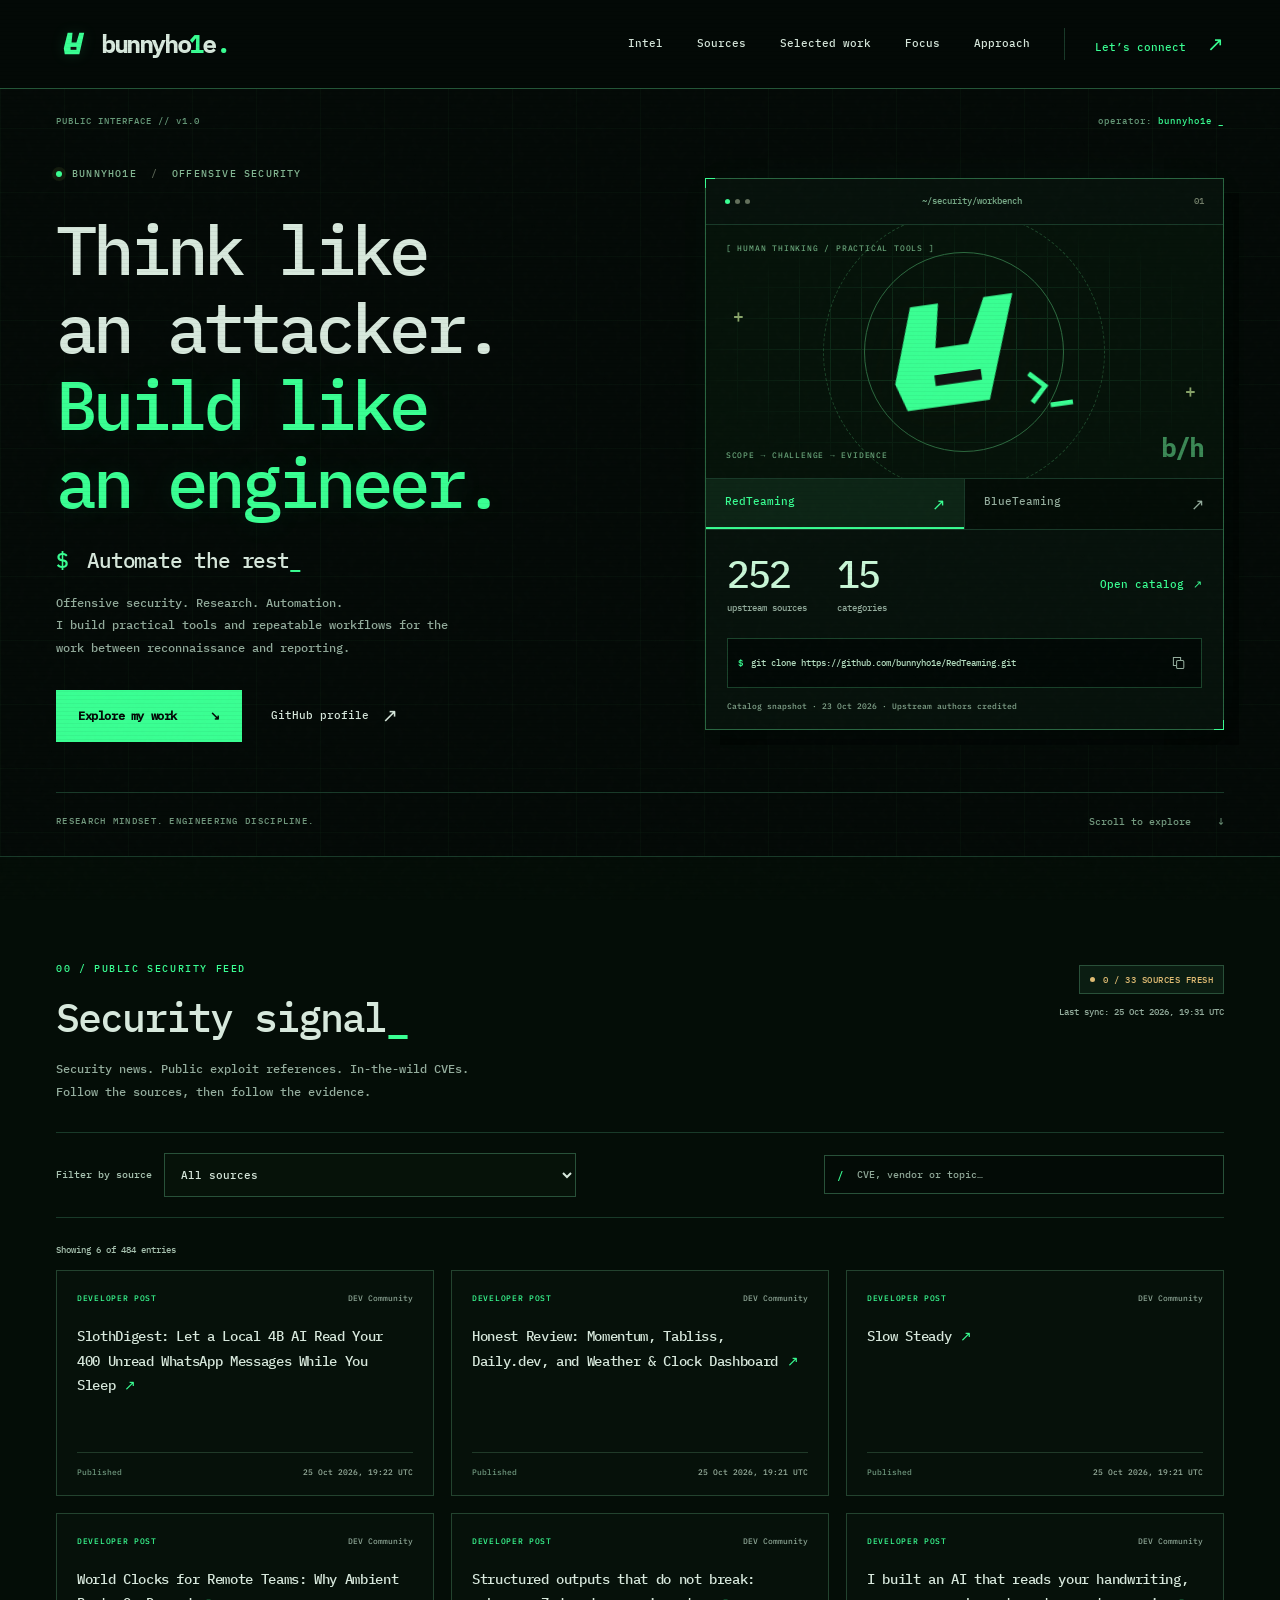
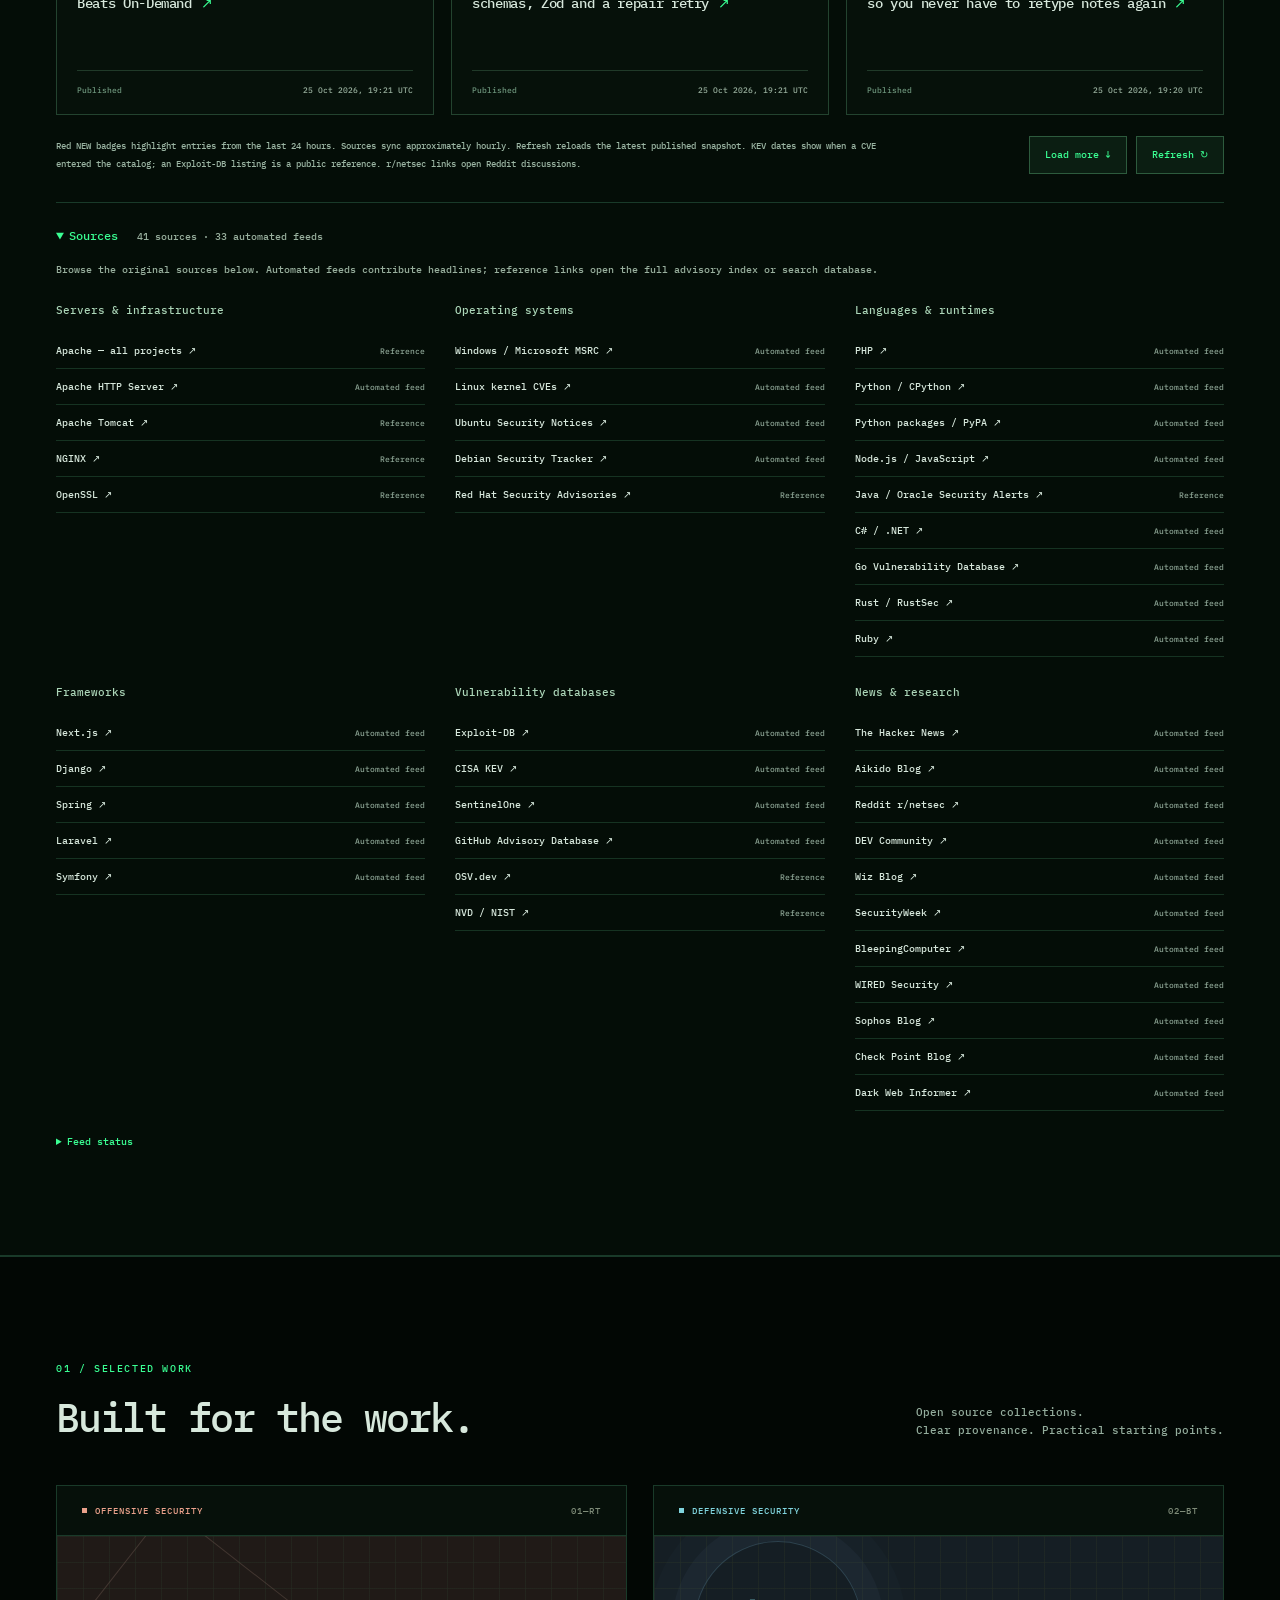
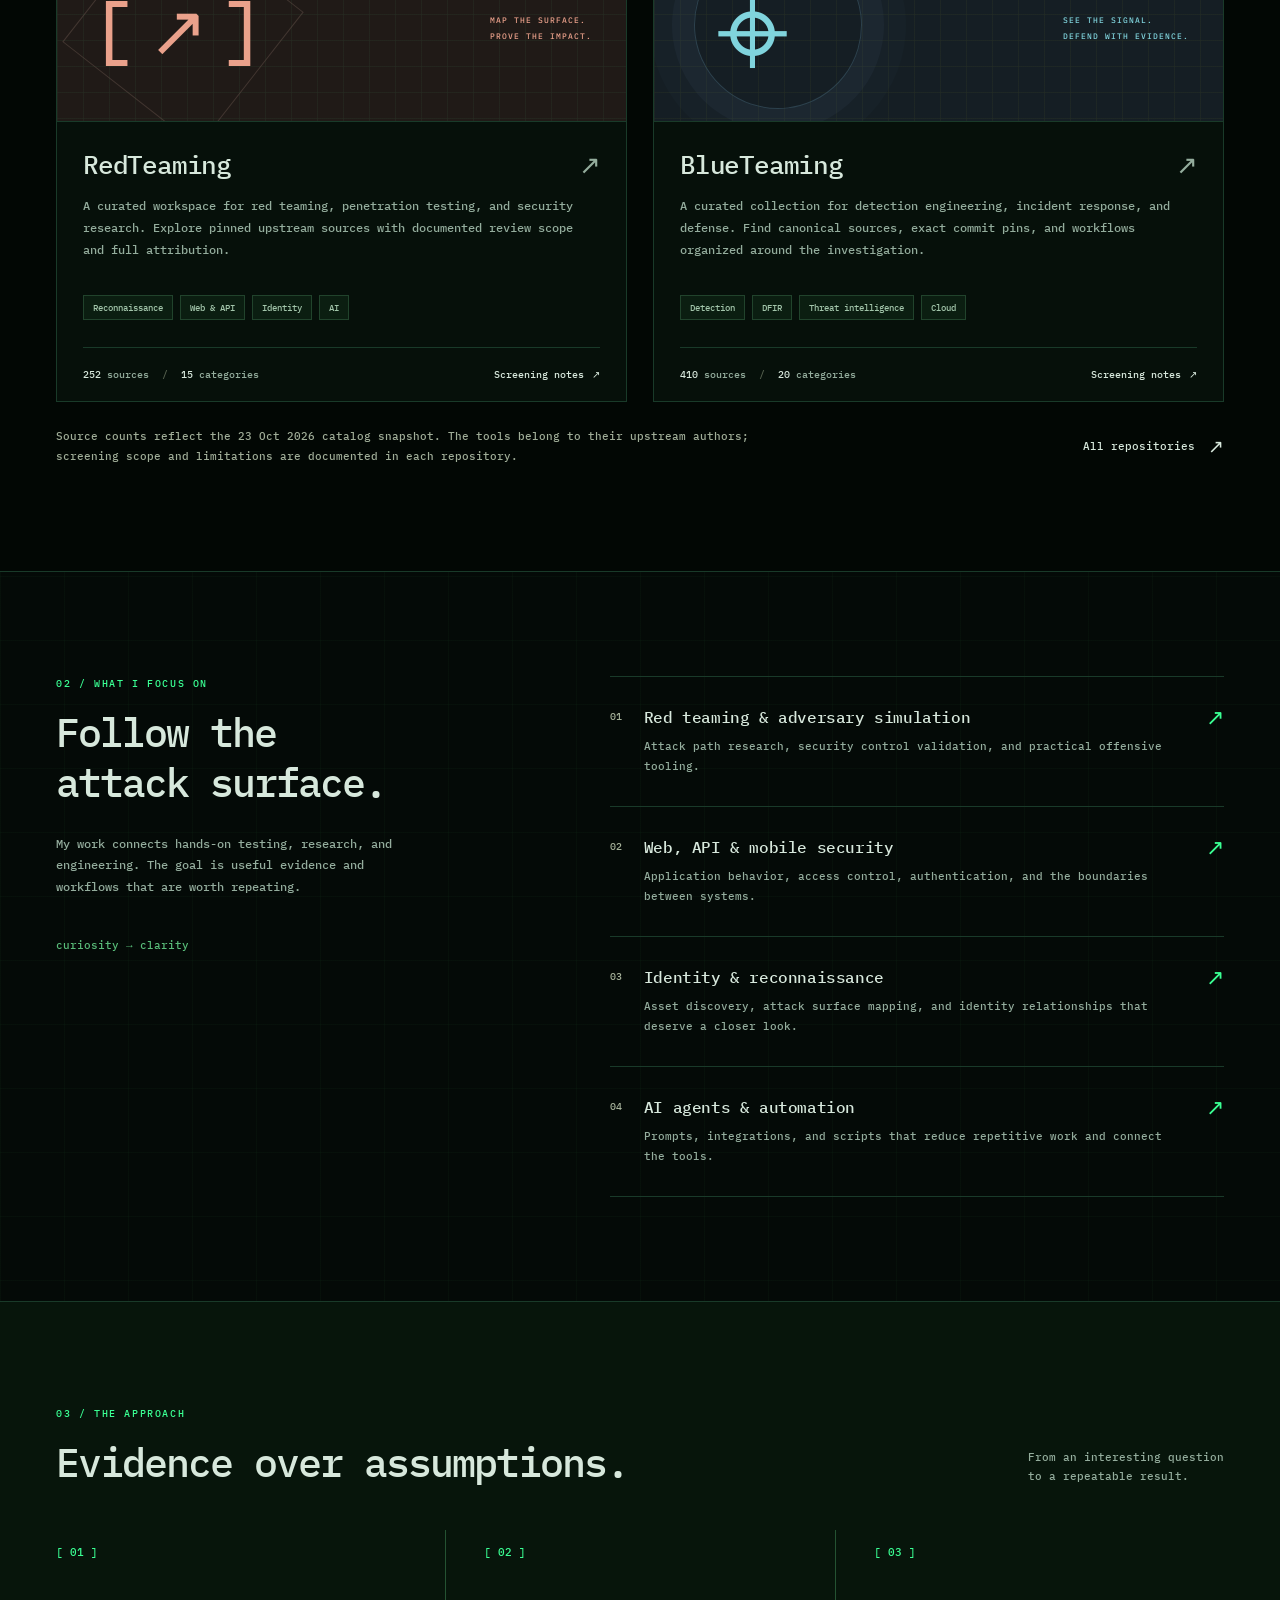
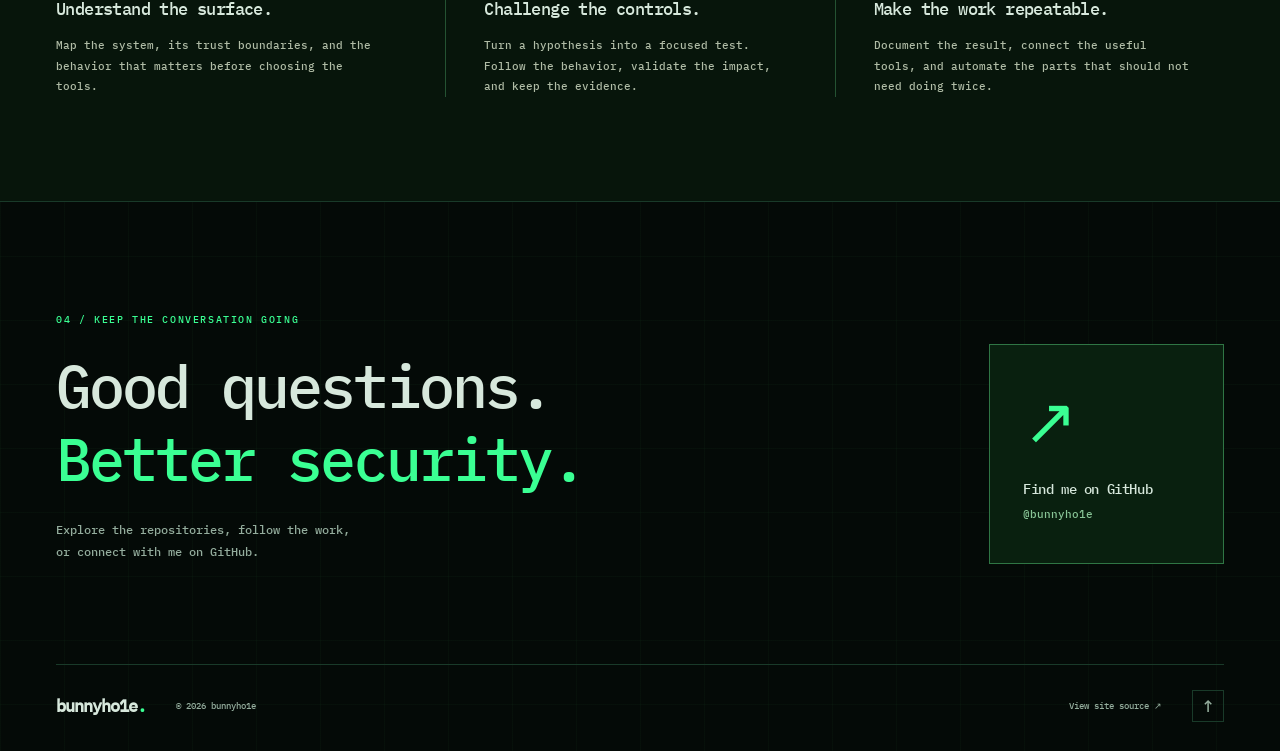
<file: index.html>
<!doctype html>
<html lang="en">
<head>
  <meta charset="utf-8">
  <meta name="viewport" content="width=device-width, initial-scale=1">
  <meta name="theme-color" content="#101411">
  <meta name="description" content="bunnyho1e — security engineer, pentester, and red teamer. Practical tools, curated security sources, AI agents, and repeatable workflows.">
  <meta name="color-scheme" content="dark">
  <meta http-equiv="Content-Security-Policy" content="default-src 'self'; script-src 'self'; style-src 'self'; font-src 'self'; img-src 'self' data:; connect-src 'self'; object-src 'none'; base-uri 'self'; form-action 'none'; upgrade-insecure-requests">
  <meta property="og:type" content="website">
  <meta property="og:title" content="bunnyho1e — Offensive Security">
  <meta property="og:description" content="Think like an attacker. Build like an engineer. Automate the rest.">
  <meta property="og:url" content="https://bunnyho1e.github.io/">
  <meta name="twitter:card" content="summary">
  <title>bunnyho1e — Offensive Security</title>
  <link rel="canonical" href="https://bunnyho1e.github.io/">
  <link rel="icon" type="image/svg+xml" href="./favicon.svg">
  <link rel="preload" href="./ibm-plex-mono-latin.woff2" as="font" type="font/woff2" crossorigin>
  <link rel="stylesheet" href="./terminal-v2.css">
  <link rel="stylesheet" href="./signal-feed.css?v=3">
  <script src="./site.js" defer></script>
  <script src="./signal-feed.js?v=11" defer></script>
</head>
<body class="terminal-mode">
  <a class="skip-link" href="#main">Skip to content</a>
  <div class="page-grain" aria-hidden="true"></div>
  <header class="site-header">
    <div class="container header-inner">
      <a class="brand" href="#top" aria-label="bunnyho1e — home">
        <svg class="brand-icon" viewBox="0 0 36 36" aria-hidden="true"><path d="M8 23 12 7h5l-1 10h5l3-10h5l-5 22H9l-1-6Z" fill="currentColor"/><path d="M15 23h6" stroke="#101411" stroke-width="3"/></svg>
        <span>bunnyho<span class="brand-one">1</span>e<span class="brand-dot">.</span></span>
      </a>
      <button class="menu-toggle" type="button" aria-label="Open navigation" aria-expanded="false" aria-controls="site-nav"><span></span><span></span></button>
      <nav class="site-nav" id="site-nav" aria-label="Main navigation">
        <a href="#intel">Intel</a><a href="#sources">Sources</a><a href="#work">Selected work</a><a href="#focus">Focus</a><a href="#approach">Approach</a>
        <a class="nav-contact" href="#contact">Let’s connect <span aria-hidden="true">↗</span></a>
      </nav>
    </div>
  </header>

  <main id="main">
    <div class="terminal-masthead container"><span>PUBLIC INTERFACE // v1.0</span><span>operator: <strong>bunnyho1e</strong> <i aria-hidden="true">_</i></span></div>
    <section class="hero container" id="top" aria-labelledby="hero-heading">
      <div class="hero-copy">
        <p class="eyebrow"><span class="status-dot" aria-hidden="true"></span> bunnyho1e <span class="eyebrow-divider">/</span> Offensive security</p>
        <h1 id="hero-heading">Think like<br> an attacker.<br> <span>Build like<br> an engineer.</span></h1>
        <p class="hero-kicker"><span class="prompt" aria-hidden="true">$</span> Automate the rest<span class="terminal-cursor" aria-hidden="true">_</span></p>
        <p class="hero-description">Offensive security. Research. Automation.<br> I build practical tools and repeatable workflows for the work between reconnaissance and reporting.</p>
        <div class="hero-actions">
          <a class="button button-primary" href="#work">Explore my work <span aria-hidden="true">↘</span></a>
          <a class="text-link" href="https://github.com/bunnyho1e" target="_blank" rel="noopener noreferrer">GitHub profile <span aria-hidden="true">↗</span><span class="sr-only"> (opens in a new tab)</span></a>
        </div>
      </div>

      <div class="workbench" aria-label="Explore my public source collections">
        <div class="workbench-top"><span class="terminal-dots" aria-hidden="true"><i></i><i></i><i></i></span><span>~/security/workbench</span><span class="workbench-version">01</span></div>
        <div class="workbench-art" aria-hidden="true">
          <div class="art-grid"></div><div class="orbit orbit-one"></div><div class="orbit orbit-two"></div>
          <div class="crosshair crosshair-one">+</div><div class="crosshair crosshair-two">+</div>
          <svg class="workbench-symbol" viewBox="0 0 220 160" fill="none"><path d="M35 103 61 27h29l-9 45h34l22-45h30l-38 105H44l-9-29Z" fill="currentColor"/><path d="M76 105h48" stroke="#101411" stroke-width="11"/><path d="m172 111 15 15-15 15M190 146h23" stroke="currentColor" stroke-width="5"/></svg>
          <span class="art-coordinate coordinate-top">[ HUMAN THINKING / PRACTICAL TOOLS ]</span>
          <span class="art-coordinate coordinate-bottom">SCOPE → CHALLENGE → EVIDENCE</span>
          <span class="art-note">b/h</span>
        </div>
        <div class="collection-tabs" role="tablist" aria-label="Choose a source collection">
          <button id="tab-red" type="button" role="tab" aria-selected="true" aria-controls="collection-panel" data-collection="red">RedTeaming <span aria-hidden="true">↗</span></button>
          <button id="tab-blue" type="button" role="tab" aria-selected="false" aria-controls="collection-panel" tabindex="-1" data-collection="blue">BlueTeaming <span aria-hidden="true">↗</span></button>
        </div>
        <div class="collection-panel" id="collection-panel" role="tabpanel" aria-labelledby="tab-red" tabindex="0">
          <div class="collection-readout"><div><strong id="source-count">252</strong><span>upstream sources</span></div><div><strong id="category-count">15</strong><span>categories</span></div><a id="collection-link" href="https://github.com/bunnyho1e/RedTeaming" target="_blank" rel="noopener noreferrer" aria-label="Open RedTeaming on GitHub (opens in a new tab)">Open catalog <span aria-hidden="true">↗</span></a></div>
          <div class="command-row"><span class="command-prefix" aria-hidden="true">$</span><code id="clone-command">git clone https://github.com/bunnyho1e/RedTeaming.git</code><button id="copy-command" class="copy-button" type="button" aria-label="Copy clone command"><svg viewBox="0 0 20 20" aria-hidden="true"><rect x="7" y="7" width="9" height="10" rx="1.5"/><path d="M12 7V3H3v10h4"/></svg><span class="copy-label">Copy</span></button></div>
          <p class="snapshot-note">Catalog snapshot · 23 Oct 2026 · Upstream authors credited</p>
        </div>
        <p class="sr-only" id="copy-status" role="status" aria-live="polite"></p>
      </div>
      <div class="hero-bottom"><span>RESEARCH MINDSET. ENGINEERING DISCIPLINE.</span><a href="#work">Scroll to explore <span aria-hidden="true">↓</span></a></div>
    </section>

    <section class="signal-section section" id="intel" aria-labelledby="signal-heading" aria-busy="true">
      <div class="container">
        <div class="section-heading"><div><p class="eyebrow section-number">00 / Public security feed</p><h2 id="signal-heading">Security signal<span class="accent">_</span></h2><p class="signal-intro">Security news. Public exploit references. In-the-wild CVEs.<br>Follow the sources, then follow the evidence.</p></div><div class="signal-sync"><span class="signal-health" id="signal-health">CONNECTING TO FEED</span><p id="signal-updated">Last sync: checking…</p></div></div>
        <div class="signal-controls"><!-- SOURCE_FILTERS_START --><label class="signal-source-select"><span>Filter by source</span><select id="signal-source-select"><option value="all">All sources</option><optgroup label="Servers &amp; infrastructure"><option value="httpd" data-category="advisory">Apache HTTP Server</option></optgroup><optgroup label="Operating systems"><option value="msrc" data-category="advisory">Windows / Microsoft MSRC</option><option value="kernel" data-category="advisory">Linux kernel CVEs</option><option value="ubuntu" data-category="advisory">Ubuntu Security Notices</option><option value="debian" data-category="advisory">Debian Security Tracker</option></optgroup><optgroup label="Languages &amp; runtimes"><option value="php" data-category="release">PHP</option><option value="python" data-category="advisory">Python / CPython</option><option value="pypa" data-category="database_update">Python packages / PyPA</option><option value="nodejs" data-category="advisory">Node.js / JavaScript</option><option value="dotnet" data-category="advisory">C# / .NET</option><option value="go" data-category="advisory">Go Vulnerability Database</option><option value="rust" data-category="advisory">Rust / RustSec</option><option value="ruby" data-category="advisory">Ruby</option></optgroup><optgroup label="Frameworks"><option value="nextjs" data-category="advisory">Next.js</option><option value="django" data-category="advisory">Django</option><option value="spring" data-category="advisory">Spring</option><option value="laravel" data-category="advisory">Laravel</option><option value="symfony" data-category="advisory">Symfony</option></optgroup><optgroup label="Vulnerability databases"><option value="edb" data-category="exploit">Exploit-DB</option><option value="kev" data-category="exploited">CISA KEV</option><option value="sentinelone" data-category="vulnerability">SentinelOne</option><option value="github" data-category="advisory">GitHub Advisory Database</option></optgroup><optgroup label="News &amp; research"><option value="thn" data-category="news">The Hacker News</option><option value="aikido" data-category="news">Aikido Blog</option><option value="netsec" data-category="community">Reddit r/netsec</option><option value="devto" data-category="development">DEV Community</option><option value="wiz" data-category="news">Wiz Blog</option><option value="securityweek" data-category="news">SecurityWeek</option><option value="bleeping" data-category="news">BleepingComputer</option><option value="wired" data-category="news">WIRED Security</option><option value="sophos" data-category="news">Sophos Blog</option><option value="checkpoint" data-category="news">Check Point Blog</option><option value="darkwebinformer" data-category="news">Dark Web Informer</option></optgroup></select></label><!-- SOURCE_FILTERS_END --><label class="signal-search"><span aria-hidden="true">/</span><span class="sr-only">Search headlines, CVEs, vendors or topics</span><input id="signal-search" type="search" placeholder="CVE, vendor or topic…" autocomplete="off" maxlength="160"></label></div>
        <p class="signal-results" id="signal-result" role="status" aria-live="polite">Loading public feeds…</p>
        <div class="signal-grid" id="signal-cards"></div>
        <div class="signal-footer"><p>Red NEW badges highlight entries from the last 24 hours. Sources sync approximately hourly. Refresh reloads the latest published snapshot. KEV dates show when a CVE entered the catalog; an Exploit-DB listing is a public reference. r/netsec links open Reddit discussions.</p><div class="signal-actions"><button id="signal-more" class="signal-action" type="button" hidden>Load more ↓</button><button id="signal-refresh" class="signal-action" type="button">Refresh ↻</button></div></div>
        <!-- SOURCE_DIRECTORY_START --><details class="signal-source-directory" id="sources" open><summary>Sources <span>41 sources · 33 automated feeds</span></summary><p>Browse the original sources below. Automated feeds contribute headlines; reference links open the full advisory index or search database.</p><div class="signal-directory-grid"><section class="signal-directory-group"><h3>Servers &amp; infrastructure</h3><a data-source-id="apache" href="https://security.apache.org/projects/" target="_blank" rel="noopener noreferrer"><span>Apache — all projects ↗</span><small>Reference</small></a><a data-source-id="httpd" href="https://httpd.apache.org/security/vulnerabilities_24.html" target="_blank" rel="noopener noreferrer"><span>Apache HTTP Server ↗</span><small>Automated feed</small></a><a data-source-id="tomcat" href="https://tomcat.apache.org/security.html" target="_blank" rel="noopener noreferrer"><span>Apache Tomcat ↗</span><small>Reference</small></a><a data-source-id="nginx" href="https://nginx.org/en/security_advisories.html" target="_blank" rel="noopener noreferrer"><span>NGINX ↗</span><small>Reference</small></a><a data-source-id="openssl" href="https://openssl-library.org/news/vulnerabilities/" target="_blank" rel="noopener noreferrer"><span>OpenSSL ↗</span><small>Reference</small></a></section><section class="signal-directory-group"><h3>Operating systems</h3><a data-source-id="msrc" href="https://msrc.microsoft.com/update-guide/en-us/" target="_blank" rel="noopener noreferrer"><span>Windows / Microsoft MSRC ↗</span><small>Automated feed</small></a><a data-source-id="kernel" href="https://lore.kernel.org/linux-cve-announce/" target="_blank" rel="noopener noreferrer"><span>Linux kernel CVEs ↗</span><small>Automated feed</small></a><a data-source-id="ubuntu" href="https://ubuntu.com/security/notices" target="_blank" rel="noopener noreferrer"><span>Ubuntu Security Notices ↗</span><small>Automated feed</small></a><a data-source-id="debian" href="https://security-tracker.debian.org/tracker/" target="_blank" rel="noopener noreferrer"><span>Debian Security Tracker ↗</span><small>Automated feed</small></a><a data-source-id="redhat" href="https://access.redhat.com/security/security-updates/security-advisories" target="_blank" rel="noopener noreferrer"><span>Red Hat Security Advisories ↗</span><small>Reference</small></a></section><section class="signal-directory-group"><h3>Languages &amp; runtimes</h3><a data-source-id="php" href="https://www.php.net/ChangeLog-8.php" target="_blank" rel="noopener noreferrer"><span>PHP ↗</span><small>Automated feed</small></a><a data-source-id="python" href="https://www.python.org/dev/security/" target="_blank" rel="noopener noreferrer"><span>Python / CPython ↗</span><small>Automated feed</small></a><a data-source-id="pypa" href="https://github.com/pypa/advisory-database" target="_blank" rel="noopener noreferrer"><span>Python packages / PyPA ↗</span><small>Automated feed</small></a><a data-source-id="nodejs" href="https://nodejs.org/en/blog/vulnerability" target="_blank" rel="noopener noreferrer"><span>Node.js / JavaScript ↗</span><small>Automated feed</small></a><a data-source-id="java" href="https://www.oracle.com/security-alerts/" target="_blank" rel="noopener noreferrer"><span>Java / Oracle Security Alerts ↗</span><small>Reference</small></a><a data-source-id="dotnet" href="https://github.com/dotnet/announcements/labels/Security" target="_blank" rel="noopener noreferrer"><span>C# / .NET ↗</span><small>Automated feed</small></a><a data-source-id="go" href="https://pkg.go.dev/vuln/" target="_blank" rel="noopener noreferrer"><span>Go Vulnerability Database ↗</span><small>Automated feed</small></a><a data-source-id="rust" href="https://rustsec.org/advisories/" target="_blank" rel="noopener noreferrer"><span>Rust / RustSec ↗</span><small>Automated feed</small></a><a data-source-id="ruby" href="https://www.ruby-lang.org/en/security/" target="_blank" rel="noopener noreferrer"><span>Ruby ↗</span><small>Automated feed</small></a></section><section class="signal-directory-group"><h3>Frameworks</h3><a data-source-id="nextjs" href="https://github.com/vercel/next.js/security/advisories" target="_blank" rel="noopener noreferrer"><span>Next.js ↗</span><small>Automated feed</small></a><a data-source-id="django" href="https://www.djangoproject.com/weblog/" target="_blank" rel="noopener noreferrer"><span>Django ↗</span><small>Automated feed</small></a><a data-source-id="spring" href="https://spring.io/security/" target="_blank" rel="noopener noreferrer"><span>Spring ↗</span><small>Automated feed</small></a><a data-source-id="laravel" href="https://github.com/laravel/framework/security/advisories" target="_blank" rel="noopener noreferrer"><span>Laravel ↗</span><small>Automated feed</small></a><a data-source-id="symfony" href="https://symfony.com/blog/category/security-advisories" target="_blank" rel="noopener noreferrer"><span>Symfony ↗</span><small>Automated feed</small></a></section><section class="signal-directory-group"><h3>Vulnerability databases</h3><a data-source-id="edb" href="https://www.exploit-db.com/" target="_blank" rel="noopener noreferrer"><span>Exploit-DB ↗</span><small>Automated feed</small></a><a data-source-id="kev" href="https://www.cisa.gov/known-exploited-vulnerabilities-catalog" target="_blank" rel="noopener noreferrer"><span>CISA KEV ↗</span><small>Automated feed</small></a><a data-source-id="sentinelone" href="https://www.sentinelone.com/vulnerability-database/" target="_blank" rel="noopener noreferrer"><span>SentinelOne ↗</span><small>Automated feed</small></a><a data-source-id="github" href="https://github.com/advisories" target="_blank" rel="noopener noreferrer"><span>GitHub Advisory Database ↗</span><small>Automated feed</small></a><a data-source-id="osv" href="https://osv.dev/" target="_blank" rel="noopener noreferrer"><span>OSV.dev ↗</span><small>Reference</small></a><a data-source-id="nvd" href="https://nvd.nist.gov/vuln/search" target="_blank" rel="noopener noreferrer"><span>NVD / NIST ↗</span><small>Reference</small></a></section><section class="signal-directory-group"><h3>News &amp; research</h3><a data-source-id="thn" href="https://thehackernews.com/" target="_blank" rel="noopener noreferrer"><span>The Hacker News ↗</span><small>Automated feed</small></a><a data-source-id="aikido" href="https://www.aikido.dev/blog" target="_blank" rel="noopener noreferrer"><span>Aikido Blog ↗</span><small>Automated feed</small></a><a data-source-id="netsec" href="https://www.reddit.com/r/netsec/" target="_blank" rel="noopener noreferrer"><span>Reddit r/netsec ↗</span><small>Automated feed</small></a><a data-source-id="devto" href="https://dev.to/" target="_blank" rel="noopener noreferrer"><span>DEV Community ↗</span><small>Automated feed</small></a><a data-source-id="wiz" href="https://www.wiz.io/blog" target="_blank" rel="noopener noreferrer"><span>Wiz Blog ↗</span><small>Automated feed</small></a><a data-source-id="securityweek" href="https://www.securityweek.com/" target="_blank" rel="noopener noreferrer"><span>SecurityWeek ↗</span><small>Automated feed</small></a><a data-source-id="bleeping" href="https://www.bleepingcomputer.com/" target="_blank" rel="noopener noreferrer"><span>BleepingComputer ↗</span><small>Automated feed</small></a><a data-source-id="wired" href="https://www.wired.com/category/security/" target="_blank" rel="noopener noreferrer"><span>WIRED Security ↗</span><small>Automated feed</small></a><a data-source-id="sophos" href="https://www.sophos.com/en-us/blog" target="_blank" rel="noopener noreferrer"><span>Sophos Blog ↗</span><small>Automated feed</small></a><a data-source-id="checkpoint" href="https://blog.checkpoint.com/" target="_blank" rel="noopener noreferrer"><span>Check Point Blog ↗</span><small>Automated feed</small></a><a data-source-id="darkwebinformer" href="https://darkwebinformer.com/" target="_blank" rel="noopener noreferrer"><span>Dark Web Informer ↗</span><small>Automated feed</small></a></section></div></details><!-- SOURCE_DIRECTORY_END -->
        <details class="signal-status-details"><summary>Feed status</summary><p class="signal-source-status" id="signal-source-status">Checking source status…</p></details>
        <noscript><p class="signal-empty">Enable JavaScript to load and filter headlines, or open the original source links above.</p></noscript>
      </div>
    </section>

    <section class="work-section section" id="work" aria-labelledby="work-heading">
      <div class="container">
        <div class="section-heading"><div><p class="eyebrow section-number">01 / Selected work</p><h2 id="work-heading">Built for the work.</h2></div><p>Open source collections.<br> Clear provenance. Practical starting points.</p></div>
        <div class="project-grid">
          <article class="project-card project-red">
            <div class="project-top"><span class="project-label"><span class="project-dot" aria-hidden="true"></span> OFFENSIVE SECURITY</span><span class="project-index" aria-hidden="true">01—RT</span></div>
            <div class="project-art red-art" aria-hidden="true"><span class="project-glyph">[<b>↗</b>]</span><span class="art-small">MAP THE SURFACE.<br> PROVE THE IMPACT.</span></div>
            <div class="project-content"><h3><a href="https://github.com/bunnyho1e/RedTeaming" target="_blank" rel="noopener noreferrer">RedTeaming <span aria-hidden="true">↗</span><span class="sr-only"> on GitHub (opens in a new tab)</span></a></h3><p>A curated workspace for red teaming, penetration testing, and security research. Explore pinned upstream sources with documented review scope and full attribution.</p><div class="project-tags"><span>Reconnaissance</span><span>Web & API</span><span>Identity</span><span>AI</span></div><div class="project-bottom"><span><strong>252</strong> sources <i>/</i> <strong>15</strong> categories</span><a href="https://github.com/bunnyho1e/RedTeaming/blob/main/SOURCE_REVIEW.md" target="_blank" rel="noopener noreferrer">Screening notes <span aria-hidden="true">↗</span><span class="sr-only"> (opens in a new tab)</span></a></div></div>
          </article>
          <article class="project-card project-blue">
            <div class="project-top"><span class="project-label"><span class="project-dot" aria-hidden="true"></span> DEFENSIVE SECURITY</span><span class="project-index" aria-hidden="true">02—BT</span></div>
            <div class="project-art blue-art" aria-hidden="true"><span class="project-glyph"><b>⌖</b></span><span class="art-small">SEE THE SIGNAL.<br> DEFEND WITH EVIDENCE.</span></div>
            <div class="project-content"><h3><a href="https://github.com/bunnyho1e/BlueTeaming" target="_blank" rel="noopener noreferrer">BlueTeaming <span aria-hidden="true">↗</span><span class="sr-only"> on GitHub (opens in a new tab)</span></a></h3><p>A curated collection for detection engineering, incident response, and defense. Find canonical sources, exact commit pins, and workflows organized around the investigation.</p><div class="project-tags"><span>Detection</span><span>DFIR</span><span>Threat intelligence</span><span>Cloud</span></div><div class="project-bottom"><span><strong>410</strong> sources <i>/</i> <strong>20</strong> categories</span><a href="https://github.com/bunnyho1e/BlueTeaming/blob/main/SOURCE_REVIEW.md" target="_blank" rel="noopener noreferrer">Screening notes <span aria-hidden="true">↗</span><span class="sr-only"> (opens in a new tab)</span></a></div></div>
          </article>
        </div>
        <div class="collection-footnote"><p>Source counts reflect the 23 Oct 2026 catalog snapshot. The tools belong to their upstream authors; screening scope and limitations are documented in each repository.</p><a class="text-link" href="https://github.com/bunnyho1e?tab=repositories" target="_blank" rel="noopener noreferrer">All repositories <span aria-hidden="true">↗</span><span class="sr-only"> (opens in a new tab)</span></a></div>
      </div>
    </section>

    <section class="focus-section section container" id="focus" aria-labelledby="focus-heading">
      <div class="focus-intro"><p class="eyebrow section-number">02 / What I focus on</p><h2 id="focus-heading">Follow the<br> attack surface.</h2><p>My work connects hands-on testing, research, and engineering. The goal is useful evidence and workflows that are worth repeating.</p><span class="focus-signature" aria-hidden="true">curiosity → clarity</span></div>
      <div class="focus-list">
        <article class="focus-item"><span class="focus-index">01</span><div><h3>Red teaming & adversary simulation</h3><p>Attack path research, security control validation, and practical offensive tooling.</p></div><span class="focus-mark" aria-hidden="true">↗</span></article>
        <article class="focus-item"><span class="focus-index">02</span><div><h3>Web, API & mobile security</h3><p>Application behavior, access control, authentication, and the boundaries between systems.</p></div><span class="focus-mark" aria-hidden="true">↗</span></article>
        <article class="focus-item"><span class="focus-index">03</span><div><h3>Identity & reconnaissance</h3><p>Asset discovery, attack surface mapping, and identity relationships that deserve a closer look.</p></div><span class="focus-mark" aria-hidden="true">↗</span></article>
        <article class="focus-item"><span class="focus-index">04</span><div><h3>AI agents & automation</h3><p>Prompts, integrations, and scripts that reduce repetitive work and connect the tools.</p></div><span class="focus-mark" aria-hidden="true">↗</span></article>
      </div>
    </section>

    <section class="approach-section section" id="approach" aria-labelledby="approach-heading">
      <div class="container"><div class="section-heading"><div><p class="eyebrow section-number">03 / The approach</p><h2 id="approach-heading">Evidence over assumptions.</h2></div><p>From an interesting question<br> to a repeatable result.</p></div>
        <div class="approach-grid"><article><span class="step-number">[ 01 ]</span><h3>Understand the surface.</h3><p>Map the system, its trust boundaries, and the behavior that matters before choosing the tools.</p></article><article><span class="step-number">[ 02 ]</span><h3>Challenge the controls.</h3><p>Turn a hypothesis into a focused test. Follow the behavior, validate the impact, and keep the evidence.</p></article><article><span class="step-number">[ 03 ]</span><h3>Make the work repeatable.</h3><p>Document the result, connect the useful tools, and automate the parts that should not need doing twice.</p></article></div>
      </div>
    </section>

    <section class="contact-section container" id="contact" aria-labelledby="contact-heading">
      <p class="eyebrow section-number">04 / Keep the conversation going</p>
      <div class="contact-inner"><div><h2 id="contact-heading">Good questions.<br> <span>Better security.</span></h2><p>Explore the repositories, follow the work,<br> or connect with me on GitHub.</p></div><a class="contact-button" href="https://github.com/bunnyho1e" target="_blank" rel="noopener noreferrer"><span class="contact-arrow" aria-hidden="true">↗</span><span>Find me on GitHub<span class="sr-only"> (opens in a new tab)</span></span><small>@bunnyho1e</small></a></div>
    </section>
  </main>

  <footer class="site-footer container"><a class="footer-brand" href="#top">bunnyho1e<span>.</span></a><p>© <span id="copyright-year">2026</span> bunnyho1e</p><a href="https://github.com/bunnyho1e/bunnyho1e.github.io" target="_blank" rel="noopener noreferrer">View site source <span aria-hidden="true">↗</span><span class="sr-only"> (opens in a new tab)</span></a><a class="back-top" href="#top" aria-label="Back to top">↑</a></footer>
</body>
</html>
</file>
<file: terminal-v2.css>
@font-face{font-family:Space Grotesk;src:url('./space-grotesk-latin.woff2') format('woff2');font-style:normal;font-weight:400 700;font-display:swap}
@font-face{font-family:IBM Plex Mono;src:url('./ibm-plex-mono-latin.woff2') format('woff2');font-style:normal;font-weight:400;font-display:swap}
:root{--bg:#101411;--bg-deep:#0c100d;--panel:#171d18;--text:#f0f2e9;--muted:#a4aea3;--line:#303a30;--accent:#c7f36b;--blue:#96c5eb;--red:#ef9e8d;--mono:'IBM Plex Mono',ui-monospace,monospace;--sans:'Space Grotesk',Arial,sans-serif;--width:1280px}
*{box-sizing:border-box}html{scroll-behavior:smooth;scroll-padding-top:110px}body{margin:0;background:var(--bg);color:var(--text);font:400 16px/1.6 var(--sans);-webkit-font-smoothing:antialiased}::selection{background:var(--accent);color:var(--bg)}a{color:inherit;text-decoration:none}button{font:inherit}button,a{-webkit-tap-highlight-color:transparent}button{cursor:pointer}svg{display:block}button:focus-visible,a:focus-visible,[tabindex]:focus-visible{outline:2px solid var(--accent);outline-offset:6px}button:disabled{cursor:wait}.container{width:min(var(--width),calc(100% - 112px));margin-inline:auto}.page-grain{position:fixed;pointer-events:none;inset:0;z-index:10;opacity:.025;background-image:url("data:image/svg+xml,%3Csvg viewBox='0 0 160 160' xmlns='http://www.w3.org/2000/svg'%3E%3Cfilter id='n'%3E%3CfeTurbulence type='fractalNoise' baseFrequency='.8' numOctaves='3' stitchTiles='stitch'/%3E%3C/filter%3E%3Crect width='100%25' height='100%25' opacity='.5' filter='url(%23n)'/%3E%3C/svg%3E")}.sr-only{position:absolute!important;width:1px;height:1px;padding:0;margin:-1px;overflow:hidden;clip:rect(0,0,0,0);white-space:nowrap;border:0}.skip-link{position:fixed;top:10px;left:10px;padding:12px 20px;background:var(--accent);color:var(--bg);z-index:100;transform:translateY(-200%)}.skip-link:focus{transform:translateY(0)}
.site-header{position:sticky;top:0;z-index:20;background:rgba(16,20,17,.96);border-bottom:1px solid var(--line);backdrop-filter:blur(16px)}.header-inner{display:flex;align-items:center;justify-content:space-between;min-height:88px;gap:28px}.brand{display:flex;gap:10px;align-items:center;font-weight:700;font-size:25px;letter-spacing:-1px}.brand-icon{width:35px;height:35px;color:var(--accent)}.brand-one,.brand-dot{color:var(--accent)}.brand-dot{margin-left:2px}.site-nav{display:flex;align-items:center;gap:34px;font-size:14px}.site-nav>a{transition:color .2s}.site-nav>a:hover,.site-nav>a[aria-current]{color:var(--accent)}.nav-contact{padding-left:30px;border-left:1px solid var(--line)}.nav-contact span{margin-left:14px;color:var(--accent);font-size:20px}.menu-toggle{display:none}
.hero{display:grid;grid-template-columns:1.13fr 1fr;gap:50px 62px;align-items:center;padding-top:65px}.eyebrow{display:flex;align-items:center;gap:10px;font:400 10px/1.6 var(--mono);letter-spacing:1.2px;text-transform:uppercase;color:var(--muted);margin:0 0 29px}.status-dot{width:6px;height:6px;border-radius:50%;background:var(--accent);box-shadow:0 0 0 4px rgba(199,243,107,.08)}.eyebrow-divider{margin:0 4px;color:#596455}h1{font-size:clamp(58px,6.1vw,88px);letter-spacing:-5px;font-weight:600;line-height:1.01;margin:0}h1>span{color:var(--accent)}.hero-kicker{font-size:25px;letter-spacing:-1px;margin:23px 0 14px;font-weight:500}.accent{color:var(--accent)}.hero-description{font-size:15px;line-height:1.8;max-width:425px;color:var(--muted);margin:0}.hero-actions{display:flex;align-items:center;gap:29px;margin-top:30px}.button{display:inline-flex;align-items:center;justify-content:space-between;gap:33px;padding:14px 22px;font-size:14px;font-weight:600;min-height:52px;transition:background .2s,transform .2s}.button-primary{background:var(--accent);color:var(--bg)}.button-primary:hover{background:#d9ff8e;transform:translateY(-2px)}.text-link{display:inline-flex;align-items:center;gap:13px;font-size:13px;border-bottom:1px solid transparent}.text-link:hover{color:var(--accent);border-bottom-color:currentColor}.text-link>span[aria-hidden]{font-size:19px}.hero-bottom{grid-column:1/-1;display:flex;justify-content:space-between;border-top:1px solid var(--line);padding:21px 0 27px;color:var(--muted);font:400 9px/1.5 var(--mono);letter-spacing:1.3px}.hero-bottom a{letter-spacing:0;font-family:var(--sans);font-size:12px;display:flex;gap:27px}.hero-bottom a:hover{color:var(--accent)}
.workbench{border:1px solid #46523a;position:relative;background:var(--panel);box-shadow:18px 18px 0 #0d110e;min-width:0}.workbench:before,.workbench:after{content:'';position:absolute;width:9px;height:9px;border-color:var(--accent);border-style:solid;z-index:2}.workbench:before{top:-1px;left:-1px;border-width:1px 0 0 1px}.workbench:after{bottom:-1px;right:-1px;border-width:0 1px 1px 0}.workbench-top{display:flex;align-items:center;justify-content:space-between;gap:10px;padding:17px 19px;border-bottom:1px solid var(--line);font:400 9px/1.2 var(--mono);color:var(--muted)}.terminal-dots{display:flex;gap:5px}.terminal-dots i{height:5px;width:5px;border-radius:50%;background:#64715c}.terminal-dots i:first-child{background:var(--accent)}.workbench-version{color:#74816b}.workbench-art{height:253px;position:relative;display:flex;align-items:center;justify-content:center;overflow:hidden;background:#141d12;color:var(--accent)}.art-grid{position:absolute;inset:0;opacity:.48;background-image:linear-gradient(#35402d 1px,transparent 1px),linear-gradient(90deg,#35402d 1px,transparent 1px);background-size:31px 31px;mask-image:radial-gradient(ellipse at center,#000,transparent 75%)}.orbit{position:absolute;border:1px solid #435136;border-radius:50%;width:200px;height:200px}.orbit-two{width:282px;height:282px;border-style:dashed;opacity:.6}.workbench-symbol{width:215px;height:156px;z-index:1;transform:rotate(-8deg);filter:drop-shadow(0 10px 20px #0a120880)}.art-coordinate{position:absolute;left:20px;font:400 8px/1.5 var(--mono);letter-spacing:.8px;color:#879678}.coordinate-top{top:17px}.coordinate-bottom{bottom:17px}.art-note{position:absolute;bottom:10px;right:20px;font-size:25px;font-weight:600;letter-spacing:-1px;color:#6c8054}.crosshair{position:absolute;color:#89a56a;font:400 18px/1 var(--mono)}.crosshair-one{left:27px;top:83px}.crosshair-two{right:27px;bottom:77px}.collection-tabs{display:flex;border-block:1px solid var(--line);background:#111710}.collection-tabs button{flex:1;color:var(--muted);background:transparent;border:0;padding:15px 19px;text-align:left;font:400 11px var(--mono);display:flex;justify-content:space-between;transition:color .2s,background .2s;box-shadow:inset 0 -2px transparent}.collection-tabs button+button{border-left:1px solid var(--line)}.collection-tabs button[aria-selected=true]{color:var(--accent);box-shadow:inset 0 -2px var(--accent);background:#1f2919}.collection-tabs button:hover{color:var(--text)}.collection-tabs button>span{font-size:16px}.collection-panel{padding:25px 21px 16px}.collection-readout{display:flex;align-items:center;gap:30px}.collection-readout>div{display:flex;flex-direction:column}.collection-readout strong{font-size:43px;line-height:1;font-weight:500;letter-spacing:-2px}.collection-readout>div>span{font:400 9px/1.6 var(--mono);color:var(--muted);margin-top:8px}.collection-readout>a{margin-left:auto;color:var(--accent);font-size:11px;display:flex;align-items:center;gap:9px}.collection-readout>a:hover{text-decoration:underline}.command-row{margin-top:23px;display:flex;align-items:center;gap:8px;padding:12px 10px;background:#0d130d;border:1px solid var(--line);font:400 9px/1.6 var(--mono)}.command-prefix{color:var(--accent)}.command-row code{font:inherit;color:#ccd6c1;overflow-wrap:anywhere;min-width:0;flex:1}.copy-button{flex:none;display:flex;align-items:center;gap:5px;border:0;background:transparent;color:var(--muted);padding:4px;font:400 9px var(--mono)}.copy-button svg{height:16px;width:16px;stroke:currentColor;stroke-width:1.3;fill:none}.copy-button:hover,.copy-button.copied{color:var(--accent)}.copy-label{display:none}.snapshot-note{font:400 8px/1.6 var(--mono);color:#94a28c;margin:12px 0 0}.workbench[data-active=blue] .workbench-art{color:var(--blue);background:#131d23}.workbench[data-active=blue] .collection-tabs button[aria-selected=true]{color:var(--blue);box-shadow:inset 0 -2px var(--blue);background:#1b2831}.workbench[data-active=blue] .collection-readout>a{color:var(--blue)}
.section{padding-top:104px;padding-bottom:104px}.work-section{background:var(--bg-deep);border-block:1px solid var(--line)}.section-heading{display:flex;justify-content:space-between;gap:32px;align-items:flex-end;margin-bottom:43px}.section-number{color:var(--accent);margin-bottom:15px;letter-spacing:1.6px}.section-heading h2,.focus-intro h2{font-size:clamp(34px,3.6vw,50px);font-weight:500;letter-spacing:-2px;line-height:1.14;margin:0}.section-heading>p{font-size:14px;line-height:1.7;color:var(--muted);margin:0 0 2px}.project-grid{display:grid;grid-template-columns:1fr 1fr;gap:26px}.project-card{border:1px solid var(--line);background:var(--bg);transition:border-color .25s,transform .25s;min-width:0}.project-card:hover{transform:translateY(-4px);border-color:#5a6853}.project-top{display:flex;justify-content:space-between;align-items:center;padding:19px 25px;border-bottom:1px solid var(--line);font:400 9px var(--mono);letter-spacing:1px}.project-label{display:flex;gap:8px;align-items:center;color:var(--red)}.project-dot{height:5px;width:5px;background:currentColor}.project-blue .project-label{color:var(--blue)}.project-index{color:#7e8b78}.project-art{position:relative;height:186px;display:flex;align-items:center;justify-content:space-between;padding:16px 34px;border-bottom:1px solid var(--line);overflow:hidden;background-image:linear-gradient(#28302677 1px,transparent 1px),linear-gradient(90deg,#28302677 1px,transparent 1px);background-size:26px 26px}.project-art:after{content:'';width:170px;height:170px;border:1px solid #63514880;position:absolute;left:40px;top:5px;transform:rotate(38deg)}.red-art{background-color:#201a17;color:var(--red)}.blue-art{background-color:#151e24;color:var(--blue)}.blue-art:after{border-color:#45657780;border-radius:50%;width:166px;height:166px;box-shadow:0 0 0 22px #49637c18,0 0 0 44px #49637c0d}.project-glyph{font-size:72px;letter-spacing:14px;z-index:1;line-height:1;font-family:var(--mono)}.project-glyph b{font-weight:400}.blue-art .project-glyph{font:400 130px/.9 var(--sans);letter-spacing:0;margin-left:28px}.art-small{font:400 8px/1.9 var(--mono);letter-spacing:1px;position:relative;z-index:1}.project-content{padding:27px 26px 0}.project-content h3{font-size:29px;letter-spacing:-1.2px;line-height:1.2;font-weight:500;margin:0 0 15px}.project-content h3 a{display:flex;align-items:center;justify-content:space-between}.project-content h3 a>span[aria-hidden]{font-size:26px;color:var(--muted)}.project-content h3 a:hover,.project-content h3 a:hover>span{color:var(--accent)}.project-content>p{color:var(--muted);font-size:14px;line-height:1.8;margin:0;min-height:77px}.project-tags{display:flex;flex-wrap:wrap;gap:7px;margin:23px 0 27px}.project-tags span{font:400 9px var(--mono);color:#b7c1b1;background:#1b231a;padding:6px 9px;border:1px solid #2c3828}.project-bottom{display:flex;align-items:center;justify-content:space-between;gap:16px;border-top:1px solid var(--line);padding:19px 0;font:400 10px/1.5 var(--mono);color:var(--muted)}.project-bottom strong{font-weight:400;color:var(--text)}.project-bottom i{font-style:normal;margin:0 7px;color:#56614f}.project-bottom a{color:var(--text);display:flex;gap:8px;align-items:center}.project-bottom a:hover{color:var(--accent)}.collection-footnote{display:flex;justify-content:space-between;gap:40px;align-items:center;padding-top:25px}.collection-footnote p{font-size:11px;color:#a0ad98;line-height:1.8;max-width:700px;margin:0}.collection-footnote>a{flex:none}
.focus-section{display:grid;grid-template-columns:.85fr 1.15fr;gap:100px}.focus-intro>p:not(.eyebrow){font-size:14px;color:var(--muted);line-height:1.8;margin:25px 0 0;max-width:345px}.focus-signature{display:block;font:400 11px var(--mono);color:#899d75;margin-top:41px}.focus-list{border-top:1px solid var(--line)}.focus-item{display:flex;gap:22px;align-items:flex-start;padding:29px 0;border-bottom:1px solid var(--line)}.focus-index{font:400 10px var(--mono);color:#a7b39b;padding-top:4px}.focus-item>div{flex:1}.focus-item h3{font-size:18px;font-weight:500;line-height:1.4;letter-spacing:-.4px;margin:0 0 9px}.focus-item p{font-size:13px;color:var(--muted);line-height:1.8;margin:0}.focus-mark{font-size:22px;color:#91a57d;line-height:1;margin-left:10px}.approach-section{background:#171e15;border-block:1px solid var(--line)}.approach-grid{display:grid;grid-template-columns:repeat(3,1fr)}.approach-grid article{padding:8px 38px 0;border-left:1px solid #3a4733}.approach-grid article:first-child{padding-left:0;border-left:0}.approach-grid article:last-child{padding-right:0}.step-number{font:400 11px var(--mono);color:var(--accent)}.approach-grid h3{font-size:20px;font-weight:500;letter-spacing:-.6px;margin:34px 0 13px;line-height:1.4}.approach-grid p{font-size:13px;color:#b0bca6;line-height:1.9;margin:0;max-width:320px}
.contact-section{padding-top:110px;padding-bottom:100px}.contact-inner{display:flex;justify-content:space-between;align-items:center;gap:40px}.contact-inner h2{font-size:clamp(40px,5.7vw,76px);font-weight:500;line-height:1.1;letter-spacing:-3px;margin:7px 0 24px}.contact-inner h2>span{color:var(--accent)}.contact-inner p{color:var(--muted);font-size:14px;line-height:1.9;margin:0}.contact-button{border:1px solid #506340;display:flex;flex-direction:column;align-items:flex-start;justify-content:center;min-width:235px;min-height:220px;padding:30px 33px;background:#192314;transition:background .25s,transform .25s}.contact-button:hover{background:#24321b;transform:translateY(-4px)}.contact-arrow{font-size:65px;color:var(--accent);line-height:1.05;margin-bottom:23px}.contact-button>span:not(.contact-arrow){font-size:17px;font-weight:500;letter-spacing:-.4px}.contact-button small{font:400 11px var(--mono);color:#aabd98;margin-top:7px}.site-footer{display:flex;align-items:center;gap:30px;border-top:1px solid var(--line);padding-block:25px 29px;font-size:11px;color:var(--muted)}.footer-brand{font-size:19px;font-weight:600;letter-spacing:-1px;color:var(--text)}.footer-brand>span{color:var(--accent)}.site-footer p{margin:0}.site-footer>a:nth-last-child(2){margin-left:auto}.site-footer>a:hover{color:var(--accent)}.back-top{display:flex;justify-content:center;align-items:center;height:32px;width:32px;border:1px solid var(--line);font-size:17px}
@media(min-width:1500px){.hero{gap:60px 95px;padding-top:78px}.workbench-art{height:290px}.hero-bottom{margin-top:15px}h1{font-size:94px}}
@media(max-width:1150px){.container{width:calc(100% - 72px)}.hero{gap:45px 36px}.eyebrow{font-size:9px;letter-spacing:.8px}h1{font-size:68px;letter-spacing:-3.8px}.workbench-art{height:240px}.collection-readout{gap:23px}.collection-readout strong{font-size:37px}.collection-readout>a{font-size:10px;gap:4px}.hero-actions{gap:20px}.button{gap:20px;padding-inline:18px}.focus-section{gap:65px}.project-art{padding-inline:26px}.project-glyph{font-size:64px}.art-small{font-size:7px}.project-bottom{font-size:9px}.approach-grid article{padding-inline:26px}}
@media(max-width:900px){.container{width:calc(100% - 48px)}.header-inner{min-height:76px}.site-nav{gap:23px;font-size:12px}.nav-contact{padding-left:20px}.hero{padding-top:52px;gap:40px 30px;grid-template-columns:1fr 1fr}h1{font-size:57px;letter-spacing:-3px}.eyebrow{flex-wrap:wrap;max-width:300px;gap:7px}.eyebrow-divider{margin:0}.hero-description{font-size:13px}.hero-kicker{font-size:22px}.hero-actions{flex-wrap:wrap;gap:18px}.button{font-size:13px}.workbench-top{font-size:8px;padding:15px}.workbench-art{height:240px}.collection-panel{padding:20px 15px 14px}.collection-readout{gap:22px;flex-wrap:wrap}.collection-readout>a{width:100%;margin-left:0;justify-content:space-between;padding-top:4px}.command-row{margin-top:16px;font-size:8px}.snapshot-note{font-size:7px}.section{padding-block:76px}.section-heading>p{font-size:12px}.project-grid{gap:18px}.project-top{padding:16px 18px;font-size:8px}.project-art{height:155px;padding:14px 20px}.project-glyph{font-size:52px;letter-spacing:8px}.blue-art .project-glyph{font-size:107px;margin-left:14px}.art-small{font-size:6px}.project-art:after{width:136px;height:136px;left:22px}.blue-art:after{width:136px;height:136px}.project-content{padding:24px 19px 0}.project-content h3{font-size:25px}.project-content>p{font-size:12px;min-height:86px}.project-tags{gap:5px}.project-tags span{font-size:8px;padding:5px 7px}.project-bottom{align-items:flex-start;flex-direction:column;gap:9px}.collection-footnote{gap:24px}.collection-footnote p{font-size:10px}.focus-section{gap:45px;grid-template-columns:.8fr 1.2fr}.focus-item{gap:15px;padding-block:24px}.focus-item h3{font-size:16px}.focus-item p{font-size:12px}.focus-mark{margin-left:0}.approach-grid article{padding-inline:22px}.approach-grid h3{font-size:18px}.approach-grid p{font-size:12px}.contact-section{padding-block:85px}.contact-button{min-width:205px;min-height:205px;padding:26px}.contact-inner h2{letter-spacing:-2px}}
@media(max-width:700px){html{scroll-padding-top:90px}.header-inner{min-height:72px;position:relative}.brand{font-size:23px}.brand-icon{width:31px;height:31px}.site-nav{gap:20px;flex-wrap:wrap;padding-bottom:16px}.header-inner{flex-wrap:wrap;gap:0}.site-nav{width:100%;justify-content:space-between;font-size:12px}.nav-contact{padding-left:0;border-left:0}.nav-contact span{margin-left:5px}.js .menu-toggle{display:flex;flex-direction:column;gap:6px;justify-content:center;align-items:center;width:40px;height:40px;border:1px solid var(--line);background:transparent;color:var(--text)}.menu-toggle span{width:17px;height:1px;background:currentColor;transition:transform .2s}.menu-toggle[aria-expanded=true] span:first-child{transform:translateY(3.5px) rotate(45deg)}.menu-toggle[aria-expanded=true] span:last-child{transform:translateY(-3.5px) rotate(-45deg)}.js .site-nav{display:none}.js .site-nav.is-open{display:flex}.hero{grid-template-columns:1fr;padding-top:40px;gap:46px}.eyebrow{max-width:none;font-size:9px;letter-spacing:.5px;gap:9px;margin-bottom:24px}h1{font-size:clamp(55px,12.2vw,77px);letter-spacing:-3.5px;line-height:1}.hero-kicker{font-size:24px;margin-top:24px}.hero-description{font-size:14px;max-width:440px}.hero-actions{gap:27px;margin-top:27px}.hero-actions .button{padding-inline:20px;gap:35px}.workbench{box-shadow:9px 9px 0 #0b100c}.workbench-art{height:250px}.workbench-top{padding:17px 19px;font-size:9px}.collection-tabs button{padding:16px 19px;font-size:11px}.collection-panel{padding:24px 20px 17px}.collection-readout{gap:28px;flex-wrap:nowrap}.collection-readout strong{font-size:43px}.collection-readout>a{width:auto;margin-left:auto;justify-content:initial;gap:9px;font-size:11px}.command-row{font-size:9px;margin-top:21px;padding:12px 9px}.snapshot-note{font-size:8px}.hero-bottom{gap:24px;padding-top:20px;padding-bottom:24px;margin-top:-5px;font-size:8px;letter-spacing:.8px}.hero-bottom>span{max-width:200px}.hero-bottom a{font-size:11px;gap:12px;white-space:nowrap}.section{padding-block:64px}.section-heading{display:block;margin-bottom:30px}.section-number{margin-bottom:13px;font-size:9px;letter-spacing:1.4px}.section-heading h2,.focus-intro h2{font-size:37px;letter-spacing:-1.6px}.section-heading>p{font-size:13px;margin-top:17px}.section-heading>p br{display:none}.project-grid{grid-template-columns:1fr;gap:24px}.project-top{padding:19px 22px;font-size:9px}.project-art{height:178px;padding-inline:30px}.project-glyph{font-size:70px;letter-spacing:13px}.blue-art .project-glyph{font-size:125px;margin-left:24px}.art-small{font-size:8px}.project-art:after{width:158px;height:158px;left:38px}.blue-art:after{width:158px;height:158px}.project-content{padding:25px 22px 0}.project-content h3{font-size:29px}.project-content>p{font-size:14px;min-height:0}.project-tags{margin-block:22px 25px}.project-tags span{font-size:9px;padding:6px 8px}.project-bottom{flex-direction:row;align-items:center;font-size:9px;padding-block:19px}.collection-footnote{display:block;padding-top:23px}.collection-footnote p{font-size:11px}.collection-footnote>a{margin-top:18px;font-size:12px}.focus-section{grid-template-columns:1fr;gap:31px}.focus-intro h2 br{display:none}.focus-intro>p:not(.eyebrow){font-size:14px;max-width:100%;margin-top:20px}.focus-signature{margin-top:24px}.focus-item{padding-block:25px;gap:18px}.focus-item h3{font-size:18px}.focus-item p{font-size:13px}.focus-mark{margin-left:5px}.approach-grid{grid-template-columns:1fr;gap:25px}.approach-grid article,.approach-grid article:first-child,.approach-grid article:last-child{border-left:0;padding:0 0 26px;border-bottom:1px solid #3a4733}.approach-grid article:last-child{padding-bottom:0;border-bottom:0}.approach-grid h3{font-size:21px;margin-top:16px;margin-bottom:10px}.approach-grid p{font-size:14px;max-width:100%}.contact-section{padding-block:68px}.contact-inner{display:block}.contact-inner h2{font-size:clamp(41px,10.4vw,65px);letter-spacing:-2.4px;line-height:1.1;margin-top:19px}.contact-inner p{font-size:14px}.contact-button{margin-top:30px;min-height:100px;min-width:0;display:grid;grid-template-columns:1fr auto;gap:0 30px;padding:23px 25px}.contact-arrow{grid-column:2;grid-row:1/3;margin:0;font-size:44px}.contact-button>span:not(.contact-arrow){grid-column:1;grid-row:1;font-size:18px}.contact-button small{grid-column:1;grid-row:2}.site-footer{flex-wrap:wrap;gap:15px 20px;padding-block:22px;font-size:10px}.footer-brand{font-size:18px}.site-footer p{margin-left:auto}.site-footer>a:nth-last-child(2){margin-left:0}.back-top{margin-left:auto}}
@media(max-width:360px){.container{width:calc(100% - 36px)}.eyebrow{font-size:8px;gap:6px}h1{font-size:51px;letter-spacing:-3px}.hero-actions{gap:20px}.hero-actions .button{gap:20px;padding-inline:16px;font-size:12px}.text-link{font-size:12px}.collection-readout{gap:21px}.collection-readout strong{font-size:37px}.collection-readout>a{font-size:10px;gap:4px}.collection-readout>div>span{font-size:8px}.command-row{font-size:8px}.snapshot-note{font-size:7px}.project-bottom{flex-direction:column;align-items:flex-start}.art-small{font-size:7px}}
@media(prefers-reduced-motion:reduce){html{scroll-behavior:auto}*,*:before,*:after{animation:none!important;transition:none!important}}

/* Terminal / operator theme */
:root{--bg:#040a07;--bg-deep:#020704;--panel:#07120c;--text:#d7e8dc;--muted:#94ad9d;--line:#193a29;--accent:#3aff93;--blue:#80d4dd;--red:#eaa18b;--sans:'IBM Plex Mono',ui-monospace,monospace}
body{background-image:linear-gradient(#1d573016 1px,transparent 1px),linear-gradient(90deg,#1d573016 1px,transparent 1px);background-size:64px 64px}
body:after{content:'';position:fixed;inset:0;pointer-events:none;z-index:30;background:repeating-linear-gradient(0deg,#0000000a 0px,#0000000a 1px,transparent 1px,transparent 4px)}
.site-header{background:#040a07f5;border-bottom-color:#245638}.brand{font-size:24px;letter-spacing:-1.4px}.brand-icon{filter:drop-shadow(0 0 7px #3aff9322)}.site-nav{font-size:11px}.nav-contact{color:var(--accent)}
.terminal-masthead{display:flex;justify-content:space-between;gap:20px;padding-top:25px;font:400 9px/1.6 var(--mono);letter-spacing:1px;color:#679a79}.terminal-masthead strong{font-weight:400;color:var(--accent)}.terminal-masthead i{font-style:normal;color:var(--accent);animation:cursor-blink 1.2s step-end infinite}
.hero{padding-top:38px}.hero .eyebrow{color:#83b692}.hero h1{font-size:clamp(42px,5.4vw,75px);line-height:1.12;letter-spacing:-4px;font-weight:500}.hero h1>span{text-shadow:0 0 30px #3aff9318}.hero-kicker{font-size:21px;letter-spacing:-1.1px}.prompt{color:var(--accent);margin-right:7px}.terminal-cursor{color:var(--accent);animation:cursor-blink 1.2s step-end infinite}.hero-description{font-size:12px;line-height:1.9}.button{font-size:12px;letter-spacing:-.4px}.text-link{font-size:11px}.hero-bottom{color:#739a7f}.hero-bottom a{font-size:10px}
.workbench{background:#07120c;border-color:#2a6541;box-shadow:0 0 40px #3aff9306,15px 15px 0 #020604}.workbench-top{color:#7baf8b}.workbench-art{background:#06130a}.art-grid{opacity:.65;background-image:linear-gradient(#1e5834 1px,transparent 1px),linear-gradient(90deg,#1e5834 1px,transparent 1px)}.orbit{border-color:#2e6c41}.art-coordinate{color:#69a57a}.art-note{color:#3c8956}.collection-tabs{background:#040d07}.collection-tabs button[aria-selected=true]{background:#0d2516}.collection-readout strong{font-size:38px;letter-spacing:-2px;color:#c9f7d7}.command-row{background:#020906;border-color:#1b442c}.command-row code{color:#b5dfc1}.command-prefix{color:var(--accent)}.snapshot-note{color:#85a78e}
.project-card{background:#06100a}.project-card:hover{border-color:#3b8253;box-shadow:0 0 28px #3aff9308}.project-tags span{background:#0b1e11;border-color:#21432c;color:#a2c5aa}.project-content h3{font-size:26px}.project-content>p{font-size:12px}.project-glyph{font-family:var(--mono)}.section-heading h2,.focus-intro h2{font-size:clamp(29px,3.15vw,43px);letter-spacing:-2px;line-height:1.25}.section-heading>p{font-size:11px}.section-number{color:var(--accent)}.focus-intro>p:not(.eyebrow){font-size:12px}.focus-item h3{font-size:16px}.focus-item p{font-size:11px}.focus-signature{color:#59bc79}.focus-mark{color:var(--accent)}.approach-section{background:#07150b}.approach-grid h3{font-size:17px}.approach-grid p{font-size:11px}.approach-grid article{border-color:#245232}.contact-inner h2{font-size:clamp(35px,4.7vw,63px);line-height:1.2;letter-spacing:-3px}.contact-inner p{font-size:12px}.contact-button{background:#09200f;border-color:#2f7544}.contact-button:hover{background:#10351b;box-shadow:0 0 30px #3aff9310}.contact-button>span:not(.contact-arrow){font-size:14px}.contact-button small{color:#88c496}.site-footer{font-size:9px}.footer-brand{font-size:17px}
@keyframes cursor-blink{0%,55%{opacity:1}56%,100%{opacity:0}}
@media(max-width:1150px){.hero h1{font-size:60px;letter-spacing:-3.5px}.hero-actions{gap:18px}.collection-readout strong{font-size:33px}.project-content h3{font-size:23px}}
@media(max-width:900px){.hero h1{font-size:49px;letter-spacing:-3px}.hero-kicker{font-size:18px}.hero-description{font-size:11px}.hero-actions{gap:15px}.site-nav{gap:20px;font-size:10px}.collection-readout strong{font-size:31px}.contact-button{min-width:205px}.contact-button>span:not(.contact-arrow){font-size:12px}.contact-inner h2{font-size:41px;letter-spacing:-2px}}
@media(max-width:700px){.brand{font-size:22px}.terminal-masthead{font-size:7px;letter-spacing:.5px;padding-top:20px;gap:12px}.hero{padding-top:29px}.hero h1{font-size:clamp(37px,10.7vw,64px);letter-spacing:-2.4px;line-height:1.15}.hero .eyebrow{font-size:8px;letter-spacing:.3px}.hero-kicker{font-size:20px}.hero-description{font-size:12px}.hero-actions .button{font-size:11px;gap:25px}.hero-actions{gap:22px}.text-link{font-size:10px}.hero-bottom{font-size:7px}.hero-bottom a{font-size:9px}.collection-readout strong{font-size:36px}.section-heading h2,.focus-intro h2{font-size:29px;letter-spacing:-1.7px}.section-heading>p{font-size:11px}.project-content h3{font-size:25px}.project-content>p{font-size:12px;line-height:1.9}.focus-intro>p:not(.eyebrow){font-size:12px}.focus-item h3{font-size:15px}.focus-item p{font-size:11px}.approach-grid h3{font-size:18px}.approach-grid p{font-size:12px}.contact-inner h2{font-size:clamp(33px,8.3vw,54px);letter-spacing:-2.1px}.contact-inner p{font-size:12px}.contact-button>span:not(.contact-arrow){font-size:14px}.site-footer{font-size:8px}.site-nav.is-open{font-size:10px;gap:15px}}
@media(prefers-reduced-motion:reduce){.terminal-cursor,.terminal-masthead i{animation:none}}
</file>
<file: signal-feed.css>
.signal-section{background:#040d07;border-block:1px solid var(--line)}.signal-section .section-heading{align-items:flex-start;margin-bottom:28px}.signal-section .section-heading h2{margin-bottom:16px}.signal-intro{color:var(--muted);font:400 12px/1.9 var(--mono);max-width:680px;margin:0}.signal-sync{text-align:right;flex:none;padding-top:3px}.signal-health{display:inline-flex;align-items:center;gap:8px;padding:7px 10px;border:1px solid #295039;background:#0b1d12;font:400 9px/1.5 var(--mono);letter-spacing:.5px;color:#dfbb73}.signal-health:before{content:'';width:5px;height:5px;background:currentColor;border-radius:50%}.signal-health[data-fresh=true]{color:var(--accent);border-color:#266542}.signal-sync>p{font:400 9px/1.8 var(--mono);color:var(--muted);margin:10px 0 0}.signal-controls{display:flex;justify-content:space-between;align-items:center;gap:20px;padding:20px 0;border-block:1px solid var(--line);margin-bottom:24px}.signal-filters{display:flex;flex-wrap:wrap;gap:7px}.signal-filter{color:#9ab9a5;background:#061209;border:1px solid #21422e;padding:9px 12px;font:400 10px/1.5 var(--mono);transition:color .15s,background .15s,border-color .15s}.signal-filter[aria-pressed=true]{color:#031007;background:var(--accent);border-color:var(--accent)}.signal-filter:hover:not([aria-pressed=true]){color:var(--accent);border-color:#3a7750}.signal-search{display:flex;align-items:center;gap:11px;min-width:290px;max-width:400px;border:1px solid #285139;background:#030b06;padding:9px 12px;flex:1}.signal-search>span{font:400 11px var(--mono);color:var(--accent)}.signal-search input{appearance:none;border:0;outline:0;background:transparent;color:var(--text);font:400 10px/1.7 var(--mono);min-width:0;width:100%}.signal-search:focus-within{outline:2px solid var(--accent);outline-offset:3px}.signal-search input::placeholder{color:#8ea696}.signal-grid{display:grid;grid-template-columns:repeat(3,minmax(0,1fr));gap:17px}.signal-card{display:flex;flex-direction:column;border:1px solid #23432f;background:#06110a;padding:21px 20px 16px;min-width:0;transition:border-color .2s,transform .2s}.signal-card:hover{border-color:#3e8b59;transform:translateY(-2px)}.signal-card-top{display:flex;flex-wrap:wrap;justify-content:space-between;gap:7px 12px;align-items:center;font:400 8px/1.6 var(--mono)}.signal-type{color:var(--accent);letter-spacing:.7px}.signal-card-source{color:#8ea696}.signal-card[data-source=edb] .signal-type{color:#e8ab8e}.signal-card[data-source=kev] .signal-type{color:#89d7e0}.signal-card h3{font:400 14px/1.75 var(--mono);letter-spacing:-.35px;margin:19px 0 16px;flex:1}.signal-card h3 a{overflow-wrap:anywhere}.signal-card h3 a:hover{color:var(--accent)}.signal-link-arrow{color:var(--accent);margin-left:9px}.signal-details{display:flex;flex-wrap:wrap;gap:6px;min-height:20px;margin-bottom:18px}.signal-cve,.signal-ransomware{font:400 8px/1.5 var(--mono);padding:4px 6px;border:1px solid #264a33;background:#0b2112;color:#add0b7;overflow-wrap:anywhere}.signal-ransomware{color:#e5b583;border-color:#60452e;background:#21160a}.signal-card-bottom{border-top:1px solid #203a29;padding-top:13px;display:flex;justify-content:space-between;flex-wrap:wrap;gap:5px 10px;color:#99b09e;font:400 8px/1.7 var(--mono)}.signal-card-bottom>span{color:#6e967d}.signal-empty{grid-column:1/-1;border:1px dashed #335d40;padding:32px 24px;color:#a7c2b0;font:400 12px/1.9 var(--mono);margin:0}.signal-footer{display:flex;justify-content:space-between;gap:25px;margin-top:21px;align-items:center}.signal-footer p{font:400 9px/1.9 var(--mono);color:#9bb5a3;margin:0;max-width:850px}.signal-actions{display:flex;gap:9px;flex:none}.signal-action{border:1px solid #2d5b3d;background:#0b1e12;color:var(--accent);font:400 10px/1.5 var(--mono);padding:10px 15px;min-height:38px}.signal-action:hover{background:#13311c}.signal-action:disabled{opacity:.6}.signal-action[hidden]{display:none}.signal-source-links{display:flex;gap:19px;flex-wrap:wrap;margin-top:24px;padding-top:20px;border-top:1px solid var(--line);font:400 9px/1.6 var(--mono);color:#92ac9b}.signal-source-links>a{color:var(--text)}.signal-source-links>a:hover{color:var(--accent)}.signal-source-status{font:400 8px/1.9 var(--mono);color:#87a490;margin:14px 0 0}.signal-results{font:400 9px/1.7 var(--mono);color:#a8c3b1;margin:0 0 13px}
.signal-card.is-new{border-color:#87404a;box-shadow:inset 3px 0 0 #ff6478;background:linear-gradient(135deg,rgba(130,30,49,.16),transparent 75%),#06110a}.signal-card.is-new:hover{border-color:#ff7a8c}.signal-new{display:inline-flex;align-items:center;gap:5px;border:1px solid #af4e60;background:#36131e;color:#ffc0ca;padding:2px 6px;font:600 9px/1.5 var(--mono);letter-spacing:.8px}.signal-new:before{content:"";width:4px;height:4px;border-radius:50%;background:#ff6478}.signal-new[hidden]{display:none}
.signal-source-select{display:flex;align-items:center;gap:12px;min-width:0;flex:1;max-width:520px;font:400 10px/1.7 var(--mono);color:#a8c3b1}.signal-source-select>span{flex:none}.signal-source-select select{min-width:0;width:100%;min-height:44px;padding:10px 12px;border:1px solid #285139;background:#061209;color:var(--text);font:400 11px/1.5 var(--mono)}.signal-source-select select:focus-visible{outline:2px solid var(--accent);outline-offset:3px}.signal-source-directory{margin-top:28px;padding-top:22px;border-top:1px solid var(--line);scroll-margin-top:110px}.signal-source-directory>summary,.signal-status-details>summary{cursor:pointer;color:var(--accent);font:400 12px/1.8 var(--mono)}.signal-source-directory>summary>span{color:#99b09e;font-size:10px;margin-left:12px}.signal-source-directory>p{color:#99b09e;font:400 10px/1.9 var(--mono);max-width:850px;margin:14px 0 22px}.signal-directory-grid{display:grid;grid-template-columns:repeat(3,minmax(0,1fr));gap:26px 30px}.signal-directory-group{min-width:0}.signal-directory-group h3{margin:0 0 12px;color:#acd6b8;font:500 11px/1.8 var(--mono)}.signal-directory-group>a{display:flex;justify-content:space-between;align-items:baseline;gap:12px;border-bottom:1px solid #163322;padding:9px 0;color:var(--text);font:400 10px/1.7 var(--mono)}.signal-directory-group>a>span{overflow-wrap:anywhere}.signal-directory-group>a>small{flex:none;color:#8ea696;font-size:8px}.signal-directory-group>a:hover{color:var(--accent)}.signal-status-details{margin-top:22px}.signal-status-details>summary{font-size:10px}
@media(max-width:1100px){.signal-controls{align-items:flex-start;flex-direction:column;gap:15px}.signal-search{width:100%;max-width:none;min-width:0}.signal-grid{grid-template-columns:repeat(2,minmax(0,1fr))}.signal-card h3{font-size:13px}.signal-footer{align-items:flex-start}.signal-footer p{font-size:8px}}
@media(max-width:700px){.signal-section .section-heading{display:block}.signal-intro{font-size:11px}.signal-sync{text-align:left;margin-top:23px}.signal-sync>p{font-size:8px}.signal-controls{padding-block:18px}.signal-filter{font-size:9px;padding:8px 9px}.signal-grid{grid-template-columns:1fr;gap:14px}.signal-card{padding:20px 18px 16px}.signal-card h3{font-size:13px}.signal-card-top{font-size:8px}.signal-card-bottom{font-size:8px}.signal-footer{flex-direction:column;gap:16px}.signal-footer p{font-size:9px}.signal-actions{width:100%}.signal-actions>button{flex:1}.signal-source-links{gap:12px 17px;font-size:9px}.signal-source-status{font-size:8px}.site-nav{column-gap:21px}.site-nav.is-open{justify-content:flex-start;column-gap:22px}}
@media(max-width:1100px){.signal-source-select{width:100%;max-width:none}.signal-directory-grid{grid-template-columns:repeat(2,minmax(0,1fr))}}
@media(max-width:700px){.signal-source-select{display:block}.signal-source-select>span{display:block;margin-bottom:7px}.signal-source-directory>summary>span{display:block;margin-left:0}.signal-directory-grid{grid-template-columns:1fr;gap:24px}}
</file>
